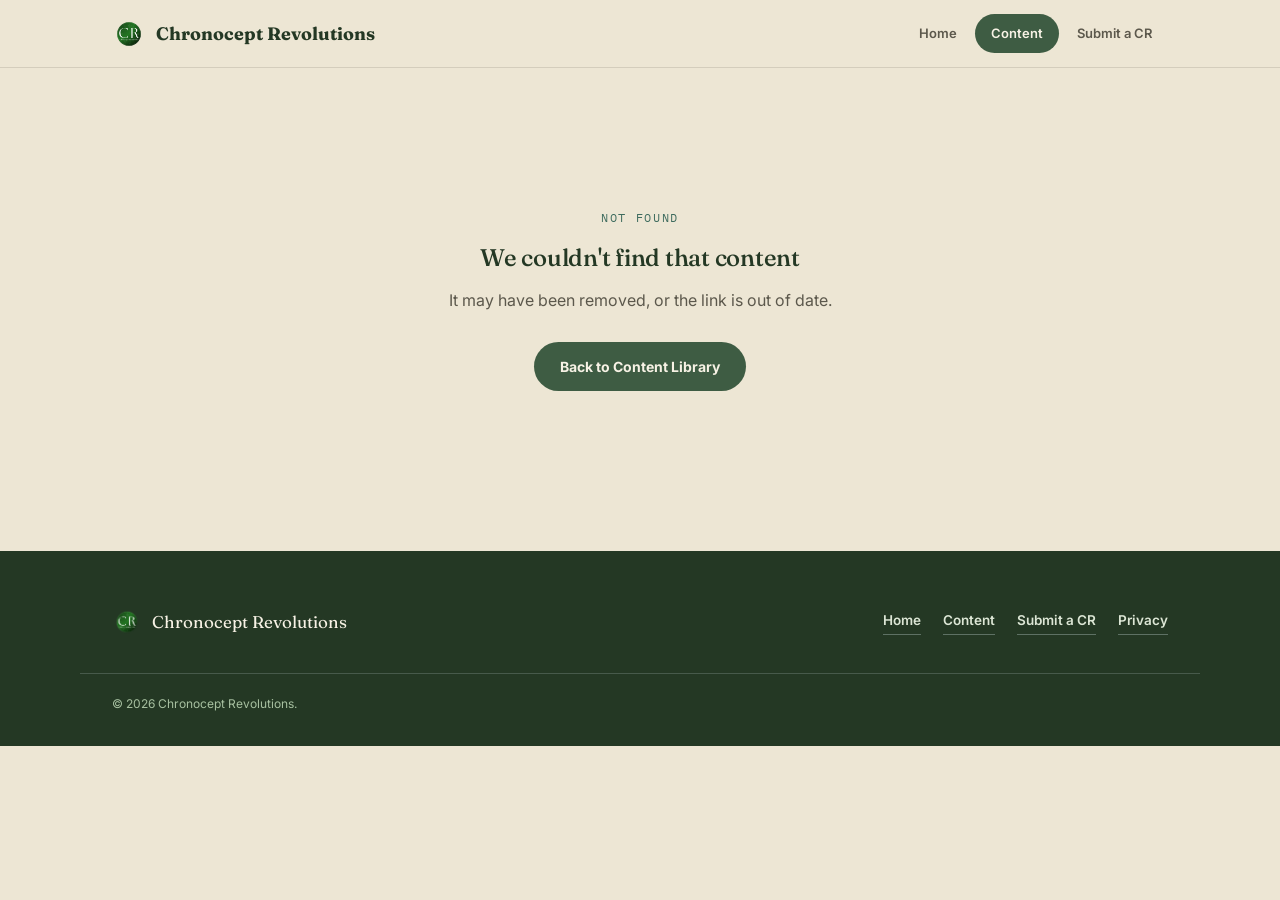
<file: content-detail.html>
<!DOCTYPE html>
<html lang="en">
<head>
<meta charset="UTF-8">
<meta name="viewport" content="width=device-width, initial-scale=1.0">
<title>Chronocept Revolutions</title>
<meta name="description" id="metaDescription" content="Sustainability, economics, and finance policy explained country by country, with the full cited research behind every video.">
<meta property="og:type" content="video.other">
<meta property="og:site_name" content="Chronocept Revolutions">
<meta property="og:title" id="ogTitle" content="Chronocept Revolutions">
<meta property="og:description" id="ogDescription" content="Sustainability, economics, and finance policy explained country by country, with the full cited research behind every video.">
<meta property="og:image" content="https://chronoceptrevolutions.com/assets/img/logo.png">
<meta name="twitter:card" content="summary">
<link rel="icon" href="assets/img/logo.png">
<link rel="preconnect" href="https://fonts.googleapis.com">
<link rel="preconnect" href="https://fonts.gstatic.com" crossorigin>
<link href="https://fonts.googleapis.com/css2?family=Fraunces:opsz,wght@9..144,400;9..144,500;9..144,600;9..144,700&family=Inter:wght@400;500;600;700&family=IBM+Plex+Mono:wght@500&display=swap" rel="stylesheet">
<link rel="stylesheet" href="assets/styles.css">
<style>
  .detail-wrap{max-width:820px;}
  .back-link{display:inline-flex; align-items:center; gap:6px; font-size:13.5px; font-weight:600; color:var(--blue-teal); text-decoration:none; margin-bottom:22px;}
  .back-link:hover{color:var(--blue);}
  .video-embed-placeholder{
    aspect-ratio:16/9; width:100%; border-radius:14px; margin-bottom:28px;
    background:linear-gradient(135deg, var(--blue-sky), var(--blue-navy));
    display:flex; flex-direction:column; align-items:center; justify-content:center; gap:14px;
    color:var(--paper-card); text-align:center; padding:20px;
  }
  .video-embed-placeholder .play-lg{
    width:64px; height:64px; border-radius:50%; background:rgba(255,255,255,0.92);
    display:flex; align-items:center; justify-content:center;
  }
  .video-embed-placeholder .play-lg svg{width:22px; height:22px; margin-left:3px;}
  .video-embed-placeholder p{font-family:var(--mono); font-size:12.5px; max-width:360px; color:var(--blue-mist); margin:0;}
  .detail-tag-row{display:flex; gap:8px; flex-wrap:wrap; margin:16px 0 6px;}
  .detail-tag{font-size:12px; background:var(--blue-mist); color:var(--blue-deep); padding:5px 12px; border-radius:14px;}
  .detail-title{font-size:clamp(26px,4vw,38px); margin-bottom:10px;}
  .detail-meta{font-family:var(--mono); font-size:12.5px; color:var(--ink-faint); display:flex; gap:14px; flex-wrap:wrap; margin-bottom:24px;}
  .contributor-credit{
    display:flex; align-items:center; gap:12px; margin:0 0 28px; padding:14px 18px;
    background:var(--paper-card); border:1px solid var(--line); border-radius:12px;
  }
  .contributor-credit img{width:44px; height:44px; border-radius:50%; object-fit:cover; flex:none;}
  .contributor-credit .label{font-family:var(--mono); font-size:11px; text-transform:uppercase; letter-spacing:.06em; color:var(--ink-faint);}
  .contributor-credit .name{font-family:var(--serif); font-size:15px; color:var(--ink);}
  .blog-section{margin-bottom:30px;}
  .blog-label{font-family:var(--mono); text-transform:uppercase; letter-spacing:.08em; font-size:12px; color:var(--blue-teal); margin-bottom:8px; display:block;}
  .blog-section p{font-size:16.5px; color:var(--ink); line-height:1.75; margin:0;}
  .related-section{background:var(--paper-card-2);}
  .not-found{padding:140px 0 160px; text-align:center;}

  /* ---------- FULL RESEARCH ARTICLE (converted from Word docs) ---------- */
  .research-article{font-size:16px; color:var(--ink); line-height:1.8;}
  .research-article h2{font-size:22px; margin:34px 0 12px;}
  .research-article h3{font-size:18px; margin:26px 0 10px;}
  .research-article p{margin:0 0 18px;}
  .research-article ul, .research-article ol{margin:0 0 18px; padding-left:22px;}
  .research-article li{margin-bottom:6px;}
  .research-article a{color:var(--blue-teal); text-decoration:underline; text-underline-offset:2px;}
  .research-article a:hover{color:var(--blue);}
  /* footnote-style citation markers inline in the text, e.g. text<sup><a href="#ref1">1</a></sup> */
  .research-article sup a{
    font-size:11px; font-weight:700; text-decoration:none; color:var(--blue-teal);
    padding:0 2px;
  }
  .research-article sup a:hover{text-decoration:underline;}
  /* references list at the bottom of the article */
  .research-article .ref-list{
    margin-top:34px; padding-top:22px; border-top:1px solid var(--line);
    list-style:none; padding-left:0; counter-reset:ref;
  }
  .research-article .ref-list li{
    counter-increment:ref; font-size:13.5px; color:var(--ink-soft);
    padding-left:26px; position:relative; margin-bottom:10px; line-height:1.6;
  }
  .research-article .ref-list li::before{
    content:"[" counter(ref) "]"; position:absolute; left:0; color:var(--ink-faint);
    font-family:var(--mono); font-size:12px;
  }
  .research-article .ref-list a{word-break:break-word;}
  .research-article .ref-back{margin-left:6px; text-decoration:none;}

  /* table of contents box, jumps to sections lower on the same page */
  .research-toc{
    background:var(--paper-card); border:1px solid var(--line); border-radius:12px;
    padding:20px 24px; margin-bottom:30px;
  }
  .research-toc .toc-label{
    font-family:var(--mono); text-transform:uppercase; letter-spacing:.08em;
    font-size:12px; color:var(--blue-teal); display:block; margin-bottom:10px;
  }
  .research-toc ol{margin:0; padding-left:20px;}
  .research-toc ol ol{margin-top:4px; padding-left:20px;}
  .research-toc li{margin-bottom:5px; font-size:14px;}
  .research-toc a{color:var(--ink); text-decoration:none;}
  .research-toc a:hover{color:var(--blue-teal); text-decoration:underline;}

  /* acronym list + data tables pulled from the Word doc */
  .research-article table{
    width:100%; border-collapse:collapse; margin:0 0 20px; font-size:14px;
  }
  .research-article caption{
    text-align:left; font-family:var(--mono); font-size:12px; text-transform:uppercase;
    letter-spacing:.05em; color:var(--ink-faint); margin-bottom:8px; caption-side:top;
  }
  .research-article th, .research-article td{
    text-align:left; padding:9px 12px; border-bottom:1px solid var(--line);
  }
  .research-article th{font-family:var(--mono); font-size:11.5px; text-transform:uppercase; color:var(--ink-faint);}
  .research-article .table-source{font-size:12.5px; color:var(--ink-faint); margin:-8px 0 24px;}

  .research-article .case-callout{
    background:var(--paper-card-2); border-left:4px solid var(--blue-teal);
    border-radius:8px; padding:16px 20px; margin:0 0 24px;
  }
  .research-article .case-callout p{margin:8px 0 0;}
  .research-article .research-signoff{
    font-family:var(--serif); font-style:italic; color:var(--ink-soft);
    margin-top:8px;
  }
</style>
</head>
<body data-page="content.html">
<div id="siteNav"></div>

<section id="detailSection" style="display:none;">
  <div class="wrap detail-wrap">
    <a href="content.html" class="back-link">&larr; Back to Content Library</a>
    <div id="videoEmbedMount"></div>
    <span class="eyebrow" id="detailCountry"></span>
    <h1 class="detail-title" id="detailTitle"></h1>
    <div class="detail-meta" id="detailMeta"></div>
    <div class="detail-tag-row" id="detailTags"></div>
    <div id="detailContributor"></div>

    <div class="blog-section" id="issueSection">
      <span class="blog-label">The Issue</span>
      <p id="detailIssue"></p>
    </div>
    <div class="blog-section" id="howSection">
      <span class="blog-label">How Others Do It</span>
      <p id="detailHow"></p>
    </div>
    <div class="blog-section" id="solutionSection">
      <span class="blog-label">The Solution</span>
      <p id="detailSolution"></p>
    </div>

    <div class="blog-section" id="researchSection" style="display:none;">
      <span class="blog-label" id="researchLabel">Full Research</span>
      <div class="research-article" id="researchMount"></div>
    </div>
  </div>
</section>

<section class="related-section" id="relatedSection" style="display:none;">
  <div class="wrap">
    <div class="section-head tight">
      <span class="eyebrow">Keep exploring</span>
      <h2>Related content</h2>
    </div>
    <div class="content-grid" id="relatedGrid"></div>
  </div>
</section>

<section class="not-found" id="notFoundSection" style="display:none;">
  <div class="wrap">
    <span class="eyebrow">Not found</span>
    <h1>We couldn't find that content</h1>
    <p style="max-width:480px;margin:0 auto 28px;">It may have been removed, or the link is out of date.</p>
    <a href="content.html" class="btn btn-primary">Back to Content Library</a>
  </div>
</section>

<div id="siteFooter"></div>

<script src="assets/shared.js"></script>
<script src="assets/content-data.js"></script>
<script src="assets/content-render.js"></script>
<script src="assets/youtube.js"></script>
<script>
  const params = new URLSearchParams(window.location.search);
  const item = getContentById(params.get("id"));

  if (!item) {
    document.getElementById("notFoundSection").style.display = "block";
  } else {
    document.title = item.title + ": Chronocept Revolutions";
    if (item.issue) {
      document.getElementById("metaDescription").setAttribute("content", item.issue);
      document.getElementById("ogDescription").setAttribute("content", item.issue);
    }
    document.getElementById("ogTitle").setAttribute("content", item.title + ": Chronocept Revolutions");
    document.getElementById("detailSection").style.display = "block";
    document.getElementById("relatedSection").style.display = "block";

    if (item.youtubeVideoId) {
      document.getElementById("videoEmbedMount").innerHTML = `
        <div style="aspect-ratio:16/9;width:100%;border-radius:14px;overflow:hidden;margin-bottom:28px;">
          <iframe style="width:100%;height:100%;border:0;" src="https://www.youtube.com/embed/${item.youtubeVideoId}" title="${item.title}" allow="accelerometer; autoplay; clipboard-write; encrypted-media; gyroscope; picture-in-picture" allowfullscreen></iframe>
        </div>`;
      syncYouTubeStats([item]).then(() => {
        document.getElementById("detailMeta").innerHTML =
          `<span>${formatDate(item.publishedAt)}</span><span>&middot;</span><span>${formatViews(item.views)}</span>`;
      });
    } else {
      document.getElementById("videoEmbedMount").innerHTML = `
        <div class="video-embed-placeholder">
          <div class="play-lg"><svg viewBox="0 0 24 24" fill="#243824"><path d="M8 5v14l11-7z"/></svg></div>
          <p>This item isn't linked to a YouTube video yet. Add a youtubeVideoId in content-data.js to embed it here.</p>
        </div>`;
    }

    document.getElementById("detailCountry").textContent = item.country ? item.country.name : "Global";
    document.getElementById("detailTitle").textContent = item.title;
    document.getElementById("detailMeta").innerHTML =
      `<span>${formatDate(item.publishedAt)}</span><span>&middot;</span><span>${formatViews(item.views)}</span>`;
    document.getElementById("detailTags").innerHTML = item.tags.map((t) => `<span class="detail-tag">${t}</span>`).join("");
    if (item.issue) {
      document.getElementById("detailIssue").textContent = item.issue;
    } else {
      document.getElementById("issueSection").style.display = "none";
    }
    if (item.howOthersDoIt) {
      document.getElementById("detailHow").textContent = item.howOthersDoIt;
    } else {
      document.getElementById("howSection").style.display = "none";
    }
    if (item.solution) {
      document.getElementById("detailSolution").textContent = item.solution;
    } else {
      document.getElementById("solutionSection").style.display = "none";
    }

    if (item.contributor) {
      document.getElementById("detailContributor").innerHTML = `
        <div class="contributor-credit">
          <img src="${item.contributor.photo}" alt="${item.contributor.name}">
          <div>
            <div class="label">Submitted by</div>
            <div class="name">${item.contributor.name}</div>
          </div>
        </div>`;
    }

    if (item.researchFile) {
      document.getElementById("researchLabel").textContent = item.researchLabel;
      fetch(item.researchFile)
        .then((res) => (res.ok ? res.text() : Promise.reject()))
        .then((html) => {
          document.getElementById("researchMount").innerHTML = html;
          document.getElementById("researchSection").style.display = "block";
        })
        .catch(() => {
          document.getElementById("researchSection").style.display = "none";
        });
    }

    renderCardGrid(document.getElementById("relatedGrid"), getRelatedContent(item, 4));
  }
</script>
</body>
</html>
</file>
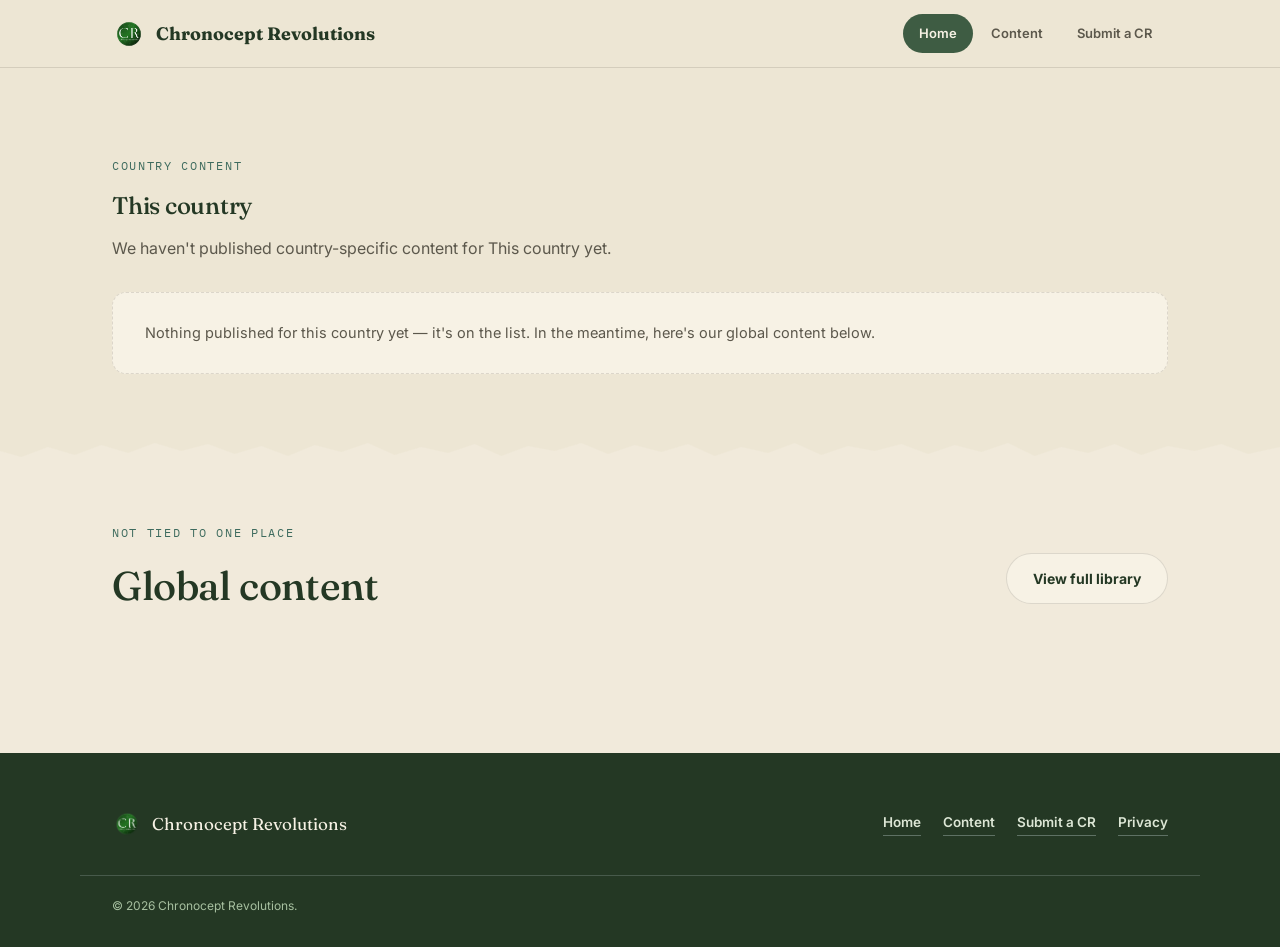
<file: country.html>
<!DOCTYPE html>
<html lang="en">
<head>
<meta charset="UTF-8">
<meta name="viewport" content="width=device-width, initial-scale=1.0">
<title>Country content — Chronocept Revolutions</title>
<link rel="icon" href="assets/img/logo.png">
<link rel="preconnect" href="https://fonts.googleapis.com">
<link rel="preconnect" href="https://fonts.gstatic.com" crossorigin>
<link href="https://fonts.googleapis.com/css2?family=Fraunces:opsz,wght@9..144,400;9..144,500;9..144,600;9..144,700&family=Inter:wght@400;500;600;700&family=IBM+Plex+Mono:wght@500&display=swap" rel="stylesheet">
<link rel="stylesheet" href="assets/styles.css">
<style>
  .empty-note{
    background:var(--paper-card); border:1px dashed var(--line); border-radius:14px;
    padding:28px 32px; font-size:14.5px; color:var(--ink-soft); margin-bottom:12px;
  }
  .global-toggle-row{display:flex; align-items:center; justify-content:space-between; flex-wrap:wrap; gap:14px; margin-bottom:30px;}
</style>
</head>
<body data-page="">
<div id="siteNav"></div>

<section style="padding-bottom:0;">
  <div class="wrap">
    <div class="section-head tight">
      <span class="eyebrow">Country content</span>
      <h1 id="countryTitle">Country</h1>
      <p id="countryIntro"></p>
    </div>
  </div>
</section>

<section style="padding-top:0;">
  <div class="wrap">
    <div id="noContentNote" style="display:none;" class="empty-note">
      Nothing published for this country yet — it's on the list. In the meantime, here's our global content below.
    </div>
    <div class="content-grid" id="countryGrid"></div>
    <div id="countryPagination"></div>
  </div>
</section>

<div class="torn"><svg preserveAspectRatio="none" viewBox="0 0 1200 26"><polygon fill="#F1EADB" points="0,26 0,10 20,16 45,6 70,14 95,4 120,12 145,2 170,10 195,3 220,13 245,5 270,15 295,4 320,11 345,2 370,14 395,6 420,12 445,3 470,15 495,5 520,10 545,2 570,13 595,4 620,11 645,3 670,15 695,6 720,12 745,2 770,14 795,5 820,10 845,3 870,13 895,4 920,11 945,2 970,15 995,6 1020,12 1045,3 1070,14 1095,5 1120,10 1145,3 1170,13 1200,6 1200,26"></polygon></svg></div>

<section id="globalFallback" style="background:var(--paper-card-2);">
  <div class="wrap">
    <div class="global-toggle-row">
      <div class="section-head tight" style="margin-bottom:0;">
        <span class="eyebrow">Not tied to one place</span>
        <h2 id="globalHeading">Global content</h2>
      </div>
      <a href="content.html" class="btn btn-ghost">View full library</a>
    </div>
    <div class="content-grid" id="globalGrid"></div>
  </div>
</section>

<div id="siteFooter"></div>

<script src="assets/shared.js"></script>
<script src="assets/content-data.js"></script>
<script src="assets/content-render.js"></script>
<script>
  const PER_PAGE = 10;
  const params = new URLSearchParams(window.location.search);
  const iso = params.get("iso");
  const name = params.get("name") || "This country";
  let page = 1;

  document.getElementById("countryTitle").textContent = name;

  const items = iso ? sortByNewest(getContentByIso(iso)) : [];

  function renderCountryPage() {
    const start = (page - 1) * PER_PAGE;
    renderCardGrid(document.getElementById("countryGrid"), items.slice(start, start + PER_PAGE));
    renderPagination(document.getElementById("countryPagination"), items.length, page, PER_PAGE, (p) => {
      page = p;
      renderCountryPage();
      window.scrollTo({ top: document.getElementById("countryGrid").offsetTop - 100, behavior: "smooth" });
    });
  }

  if (items.length) {
    document.getElementById("countryIntro").textContent =
      `${items.length} piece${items.length === 1 ? "" : "s"} of content published for ${name}, newest first.`;
    renderCountryPage();
    document.getElementById("globalHeading").textContent = "Prefer something global?";
  } else {
    document.getElementById("countryIntro").textContent =
      `We haven't published country-specific content for ${name} yet.`;
    document.getElementById("noContentNote").style.display = "block";
    document.getElementById("globalHeading").textContent = "Global content";
  }

  renderCardGrid(document.getElementById("globalGrid"), sortByNewest(getGlobalContent()).slice(0, 8));
</script>
</body>
</html>
</file>
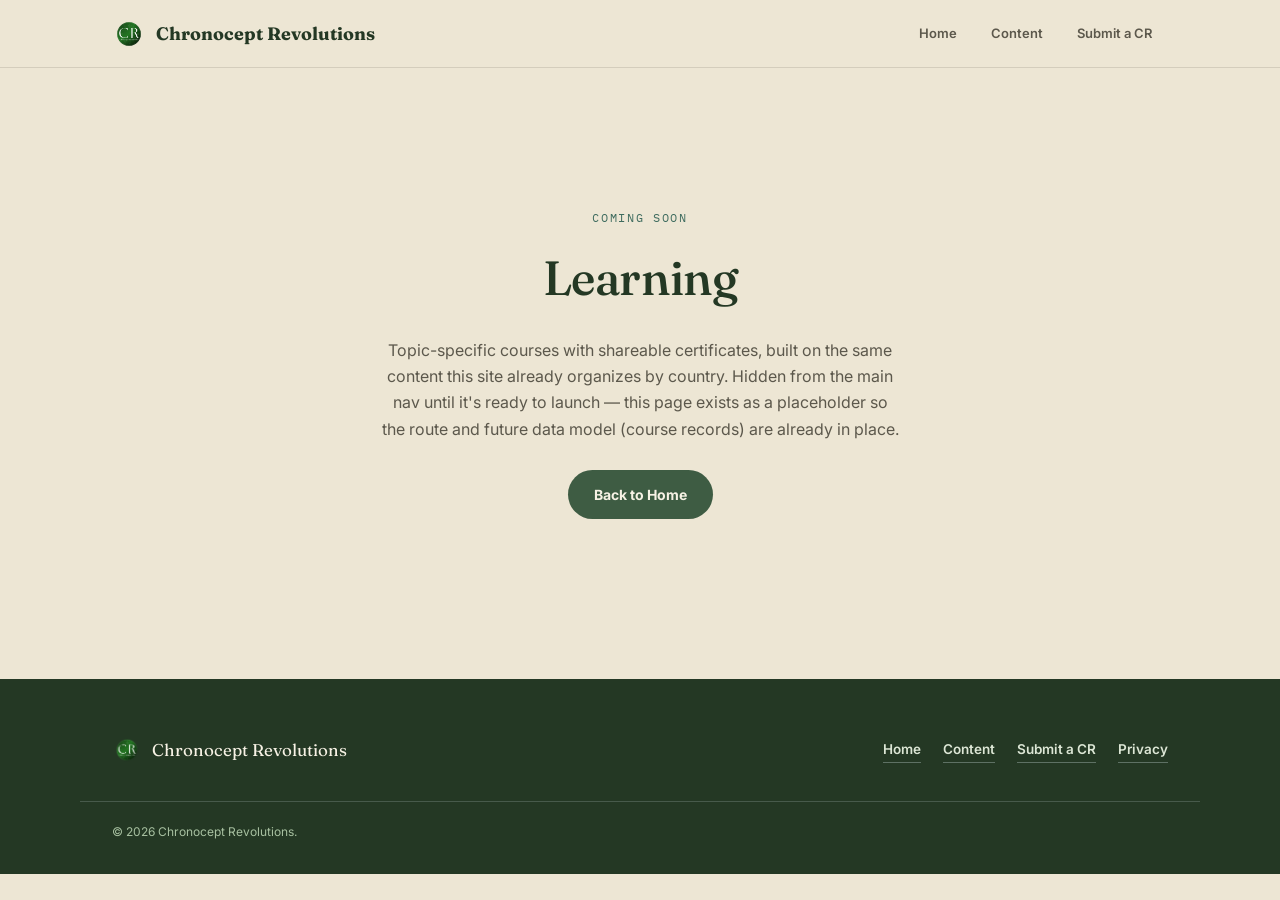
<file: learning.html>
<!DOCTYPE html>
<html lang="en">
<head>
<meta charset="UTF-8">
<meta name="viewport" content="width=device-width, initial-scale=1.0">
<title>Learning — Chronocept Revolutions</title>
<link rel="icon" href="assets/img/logo.png">
<link rel="preconnect" href="https://fonts.googleapis.com">
<link rel="preconnect" href="https://fonts.gstatic.com" crossorigin>
<link href="https://fonts.googleapis.com/css2?family=Fraunces:opsz,wght@9..144,400;9..144,500;9..144,600;9..144,700&family=Inter:wght@400;500;600;700&family=IBM+Plex+Mono:wght@500&display=swap" rel="stylesheet">
<link rel="stylesheet" href="assets/styles.css">
</head>
<body data-page="learning.html">
<div id="siteNav"></div>
<section class="stub">
  <div class="wrap">
    <span class="eyebrow">Coming soon</span>
    <h1>Learning</h1>
    <p>Topic-specific courses with shareable certificates, built on the same content this site already
      organizes by country. Hidden from the main nav until it's ready to launch — this page exists as a
      placeholder so the route and future data model (course records) are already in place.</p>
    <a href="index.html" class="btn btn-primary">Back to Home</a>
  </div>
</section>
<div id="siteFooter"></div>
<script src="assets/shared.js"></script>
</body>
</html>
</file>
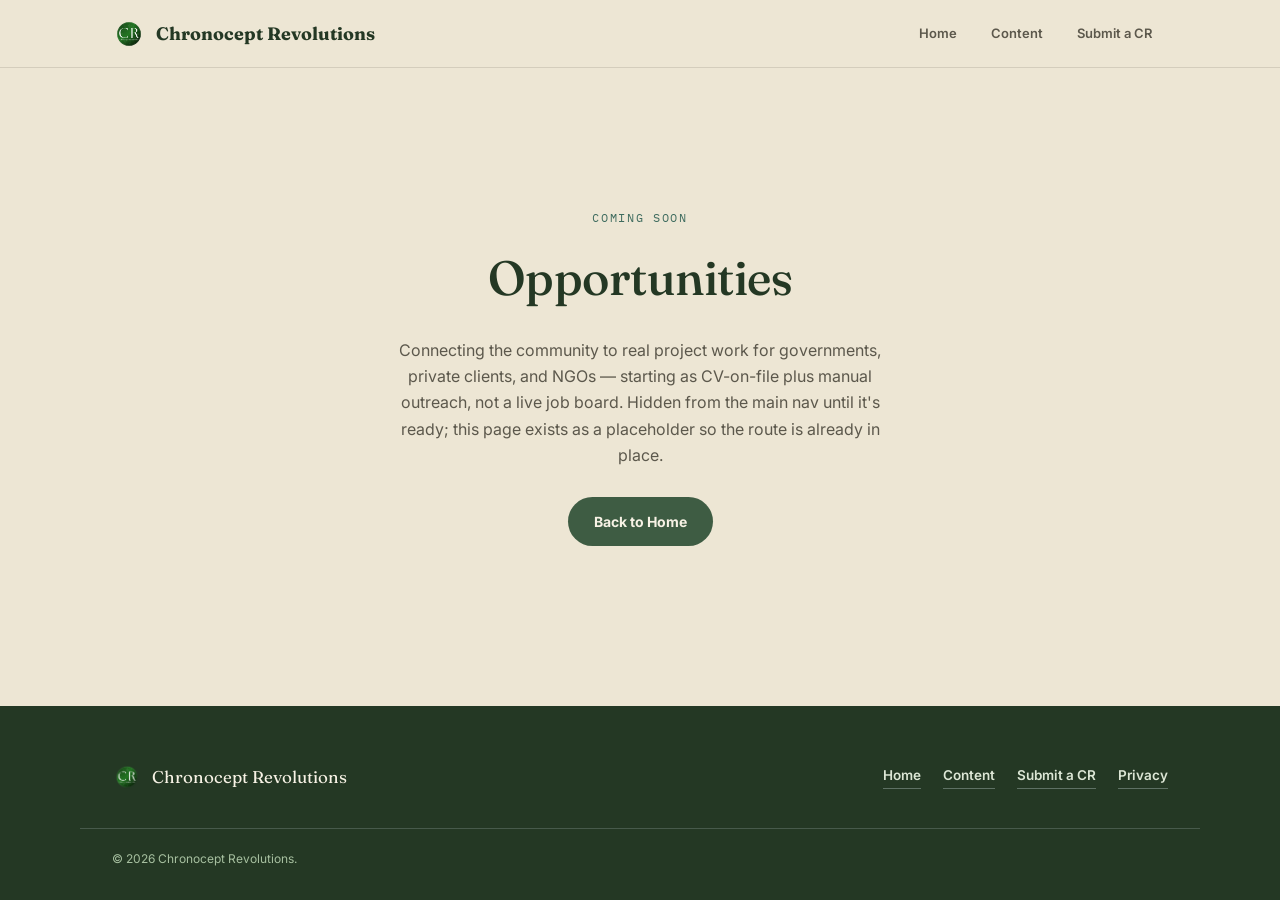
<file: opportunities.html>
<!DOCTYPE html>
<html lang="en">
<head>
<meta charset="UTF-8">
<meta name="viewport" content="width=device-width, initial-scale=1.0">
<title>Opportunities — Chronocept Revolutions</title>
<link rel="icon" href="assets/img/logo.png">
<link rel="preconnect" href="https://fonts.googleapis.com">
<link rel="preconnect" href="https://fonts.gstatic.com" crossorigin>
<link href="https://fonts.googleapis.com/css2?family=Fraunces:opsz,wght@9..144,400;9..144,500;9..144,600;9..144,700&family=Inter:wght@400;500;600;700&family=IBM+Plex+Mono:wght@500&display=swap" rel="stylesheet">
<link rel="stylesheet" href="assets/styles.css">
</head>
<body data-page="opportunities.html">
<div id="siteNav"></div>
<section class="stub">
  <div class="wrap">
    <span class="eyebrow">Coming soon</span>
    <h1>Opportunities</h1>
    <p>Connecting the community to real project work for governments, private clients, and NGOs — starting
      as CV-on-file plus manual outreach, not a live job board. Hidden from the main nav until it's ready;
      this page exists as a placeholder so the route is already in place.</p>
    <a href="index.html" class="btn btn-primary">Back to Home</a>
  </div>
</section>
<div id="siteFooter"></div>
<script src="assets/shared.js"></script>
</body>
</html>
</file>
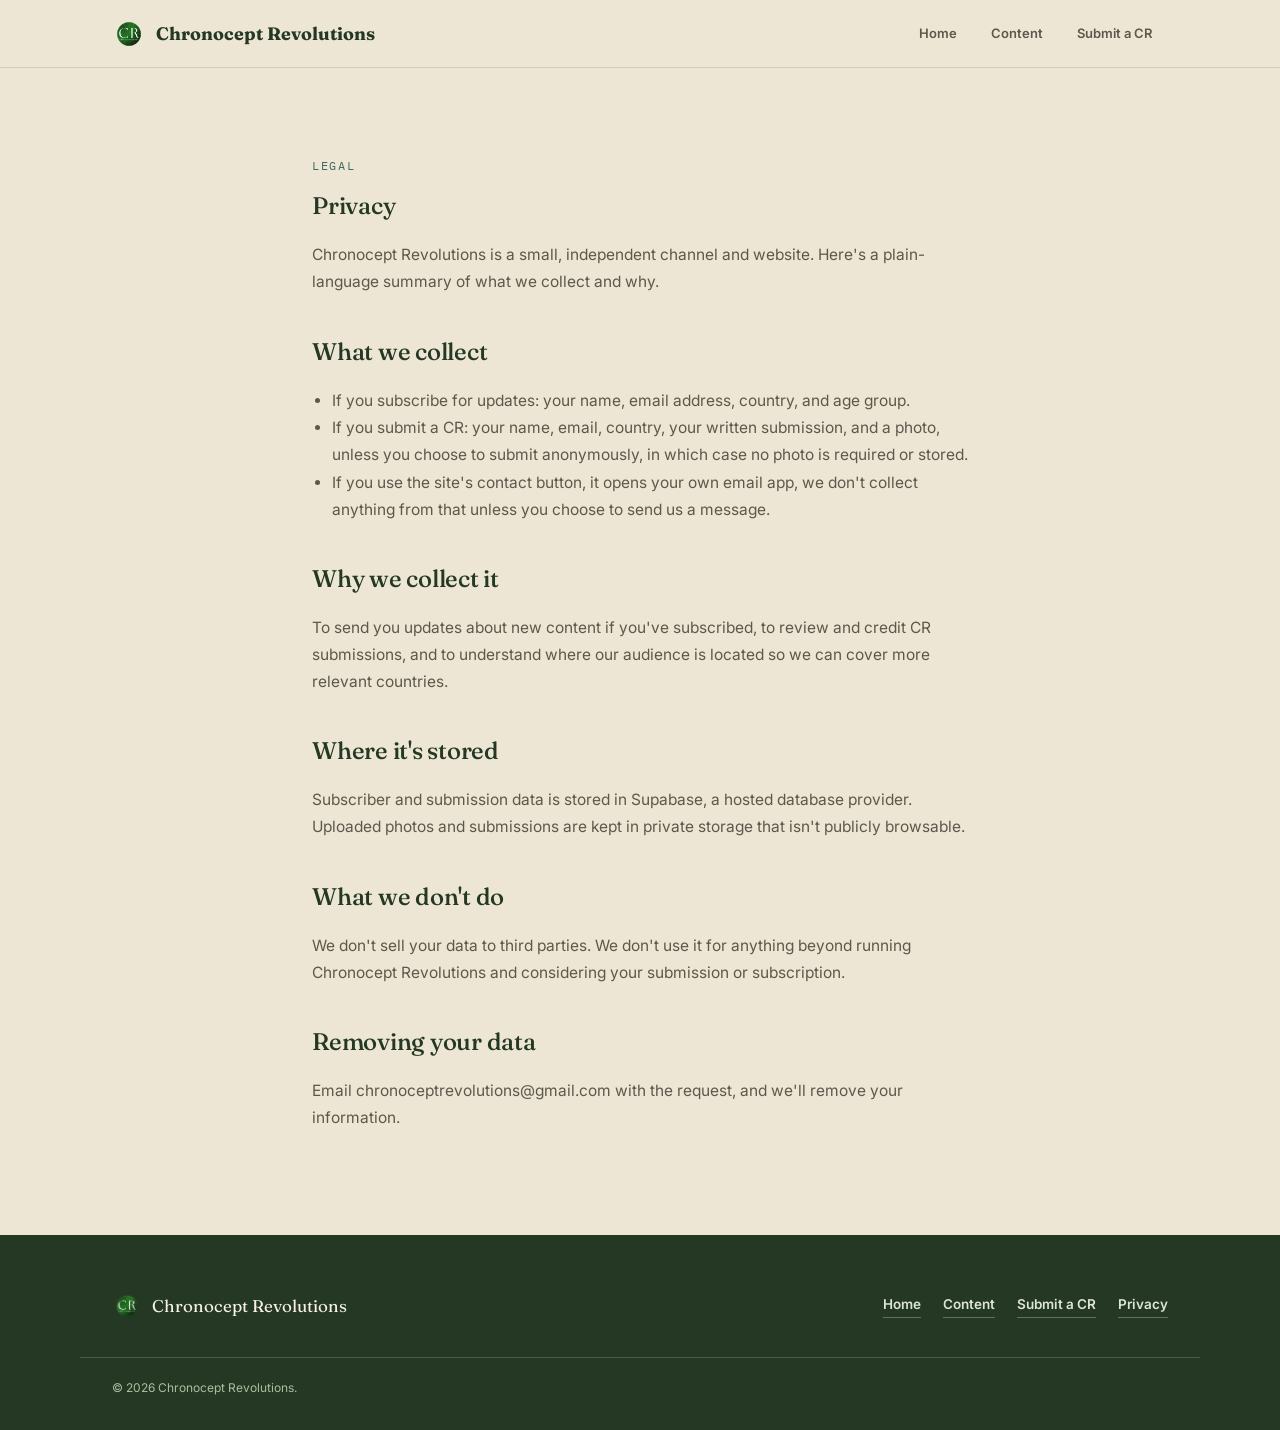
<file: privacy.html>
<!DOCTYPE html>
<html lang="en">
<head>
<meta charset="UTF-8">
<meta name="viewport" content="width=device-width, initial-scale=1.0">
<title>Privacy: Chronocept Revolutions</title>
<meta name="description" content="What Chronocept Revolutions collects, why, and how to ask us to remove it.">
<link rel="icon" href="assets/img/logo.png">
<link rel="preconnect" href="https://fonts.googleapis.com">
<link rel="preconnect" href="https://fonts.gstatic.com" crossorigin>
<link href="https://fonts.googleapis.com/css2?family=Fraunces:opsz,wght@9..144,400;9..144,500;9..144,600;9..144,700&family=Inter:wght@400;500;600;700&family=IBM+Plex+Mono:wght@500&display=swap" rel="stylesheet">
<link rel="stylesheet" href="assets/styles.css">
<style>
  .privacy-wrap{max-width:720px;}
  .privacy-wrap h2{font-size:24px; margin-top:36px;}
  .privacy-wrap p, .privacy-wrap li{font-size:15.5px; color:var(--ink-soft); line-height:1.75;}
  .privacy-wrap ul{padding-left:20px;}
</style>
</head>
<body data-page="privacy.html">

<div id="siteNav"></div>

<section>
  <div class="wrap privacy-wrap">
    <span class="eyebrow">Legal</span>
    <h1>Privacy</h1>
    <p>Chronocept Revolutions is a small, independent channel and website. Here's a plain-language summary of what we collect and why.</p>

    <h2>What we collect</h2>
    <ul>
      <li>If you subscribe for updates: your name, email address, country, and age group.</li>
      <li>If you submit a CR: your name, email, country, your written submission, and a photo, unless you choose to submit anonymously, in which case no photo is required or stored.</li>
      <li>If you use the site's contact button, it opens your own email app, we don't collect anything from that unless you choose to send us a message.</li>
    </ul>

    <h2>Why we collect it</h2>
    <p>To send you updates about new content if you've subscribed, to review and credit CR submissions, and to understand where our audience is located so we can cover more relevant countries.</p>

    <h2>Where it's stored</h2>
    <p>Subscriber and submission data is stored in Supabase, a hosted database provider. Uploaded photos and submissions are kept in private storage that isn't publicly browsable.</p>

    <h2>What we don't do</h2>
    <p>We don't sell your data to third parties. We don't use it for anything beyond running Chronocept Revolutions and considering your submission or subscription.</p>

    <h2>Removing your data</h2>
    <p>Email chronoceptrevolutions@gmail.com with the request, and we'll remove your information.</p>
  </div>
</section>

<div id="siteFooter"></div>

<script src="assets/shared.js"></script>
</body>
</html>
</file>
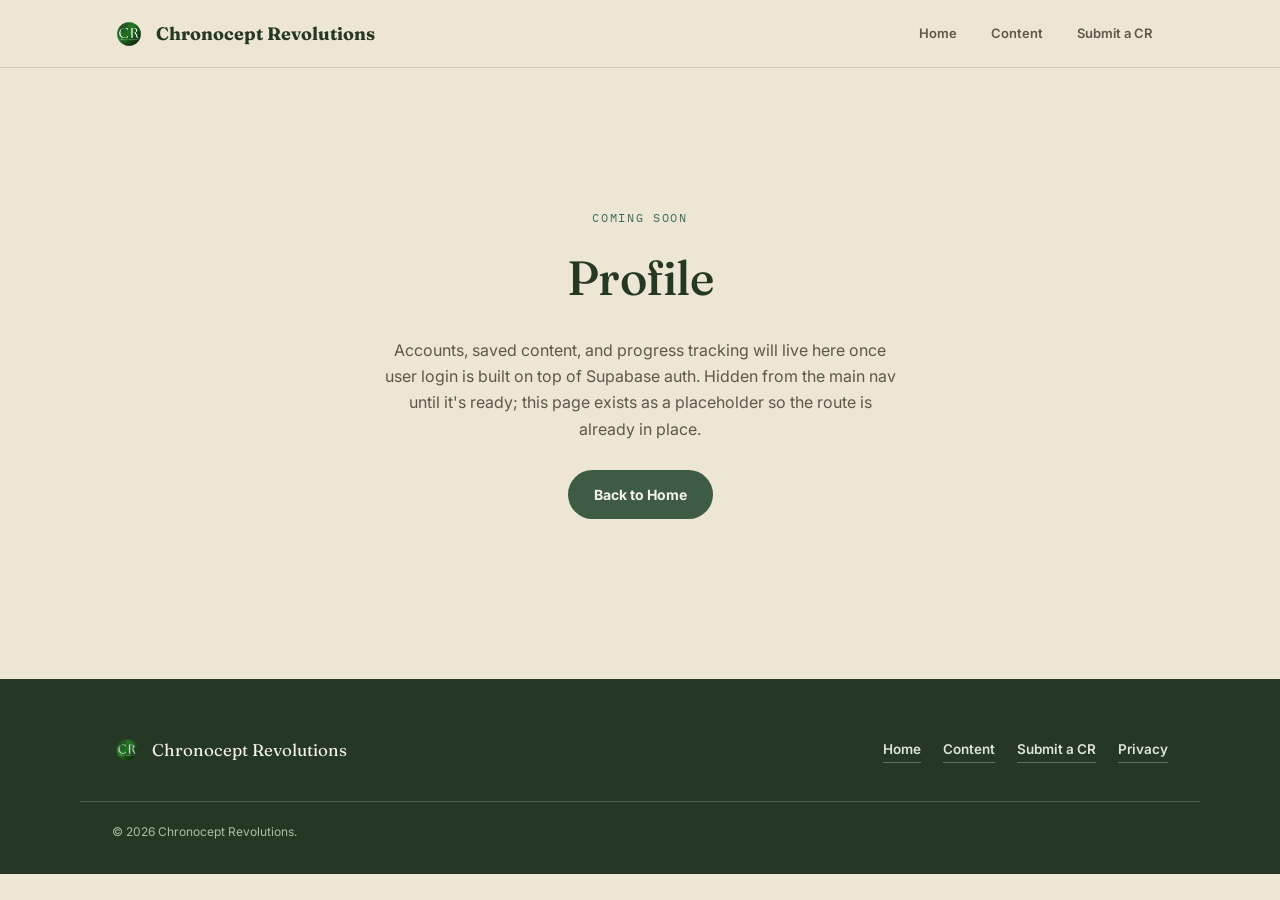
<file: profile.html>
<!DOCTYPE html>
<html lang="en">
<head>
<meta charset="UTF-8">
<meta name="viewport" content="width=device-width, initial-scale=1.0">
<title>Profile — Chronocept Revolutions</title>
<link rel="icon" href="assets/img/logo.png">
<link rel="preconnect" href="https://fonts.googleapis.com">
<link rel="preconnect" href="https://fonts.gstatic.com" crossorigin>
<link href="https://fonts.googleapis.com/css2?family=Fraunces:opsz,wght@9..144,400;9..144,500;9..144,600;9..144,700&family=Inter:wght@400;500;600;700&family=IBM+Plex+Mono:wght@500&display=swap" rel="stylesheet">
<link rel="stylesheet" href="assets/styles.css">
</head>
<body data-page="profile.html">
<div id="siteNav"></div>
<section class="stub">
  <div class="wrap">
    <span class="eyebrow">Coming soon</span>
    <h1>Profile</h1>
    <p>Accounts, saved content, and progress tracking will live here once user login is built on top of
      Supabase auth. Hidden from the main nav until it's ready; this page exists as a placeholder so the
      route is already in place.</p>
    <a href="index.html" class="btn btn-primary">Back to Home</a>
  </div>
</section>
<div id="siteFooter"></div>
<script src="assets/shared.js"></script>
</body>
</html>
</file>
<file: assets/styles.css>
/* ============================================================
   CHRONOCEPT REVOLUTIONS: SHARED DESIGN SYSTEM
   Layout/typography borrowed from the founder's portfolio site;
   accent palette matches the portfolio's original green
   (athreyakannan.netlify.app), swapped in from the earlier blue pass.
   Variable names still say "blue" from that earlier iteration,
   only the hex values changed, kept as-is to avoid touching every
   usage site across the codebase.
   ============================================================ */
:root{
  --paper:#EDE6D4;
  --paper-card:#F7F2E5;
  --paper-card-2:#F1EADB;
  --ink:#38352C;
  --ink-soft:#5C584C;
  --ink-faint:#8B8676;

  /* Accent scale, matches the portfolio's green exactly */
  --blue:#3E5C43;         /* primary accent, headings, links, buttons */
  --blue-deep:#243824;    /* darkest, footer bg, strong emphasis */
  --blue-navy:#2E4A32;    /* dark-mid */
  --blue-mid:#436B49;     /* medium */
  --blue-teal:#3E6B5E;    /* teal-green midtone */
  --blue-sky:#6C8F6C;     /* light sage, matches map "project" highlight */
  --blue-pale:#A7C0A0;    /* pale */
  --blue-mist:#DCE6D5;    /* very pale mist */

  --map-land:#726D5D;
  --map-land-hover:#5B5749;

  --line: rgba(56,53,44,0.14);
  --shadow: 0 10px 30px rgba(46,44,36,0.10);

  --serif: 'Fraunces', Georgia, serif;
  --sans: 'Inter', -apple-system, BlinkMacSystemFont, sans-serif;
  --mono: 'IBM Plex Mono', monospace;

  --maxw: 1120px;
}

*{box-sizing:border-box;}
html{scroll-behavior:smooth;}
body{
  margin:0;
  background-color: var(--paper);
  color: var(--ink-soft);
  font-family: var(--sans);
  font-size:16px;
  line-height:1.65;
  -webkit-font-smoothing:antialiased;
}
img{max-width:100%; display:block;}
a{color:inherit;}
button{font-family:inherit;}
h1,h2,h3,h4{
  font-family: var(--serif);
  color: var(--blue-deep);
  margin:0 0 0.4em 0;
  font-weight:500;
  letter-spacing:-0.01em;
}
.wrap{max-width:var(--maxw); margin:0 auto; padding:0 32px;}
.eyebrow{
  font-family: var(--mono);
  text-transform:uppercase;
  letter-spacing:0.14em;
  font-size:12px;
  color: var(--blue-teal);
  margin-bottom:10px;
  display:block;
}
section{padding:88px 0; position:relative;}
.section-head{max-width:640px; margin-bottom:56px;}
.section-head.tight{margin-bottom:30px;}
.section-head.center{margin-left:auto; margin-right:auto; text-align:center;}
.section-head h2{font-size:clamp(28px,3.4vw,40px);}
.section-head p{color:var(--ink-soft); font-size:16px; margin:0;}

.required-asterisk{color:#B3261E; margin-left:2px;}

/* honeypot field: invisible to real visitors, catches simple spam bots
   that fill in every field on a form. Never use display:none for this,
   some bots skip hidden fields on purpose, off-screen positioning fools more of them. */
.hp-field{position:absolute; left:-9999px; top:-9999px; width:1px; height:1px; overflow:hidden;}

::selection{background:var(--blue-pale); color:var(--blue-deep);}
:focus-visible{outline:2px solid var(--blue); outline-offset:3px;}

/* torn paper divider between sections - signature motif from the portfolio */
.torn{position:relative; height:26px; width:100%; overflow:hidden; margin-top:-1px; background:var(--paper);}
.torn svg{position:absolute; top:0; left:0; width:100%; height:100%;}
/* keep the gap around every torn divider identical everywhere, regardless of
   any padding a section sets for itself elsewhere */
.torn + section{padding-top:56px !important;}
section:has(+ .torn){padding-bottom:56px !important;}

/* ============================================================
   NAV
   ============================================================ */
.navbar{
  position:sticky; top:0; z-index:100;
  background:rgba(237,230,212,0.94);
  backdrop-filter:blur(8px);
  border-bottom:1px solid var(--line);
}
.navbar .wrap{
  display:flex; align-items:center; justify-content:space-between;
  padding-top:14px; padding-bottom:14px; gap:20px;
}
.nav-mark{
  display:flex; align-items:center; gap:10px;
  font-family:var(--serif); font-weight:700; color:var(--blue-deep);
  font-size:18px; white-space:nowrap; text-decoration:none; flex:none;
}
.nav-mark img{height:34px; width:34px; object-fit:contain;}
.nav-links{
  display:flex; gap:2px; list-style:none; margin:0; padding:0;
  overflow-x:auto; scrollbar-width:none;
}
.nav-links::-webkit-scrollbar{display:none;}
.nav-links a{
  text-decoration:none; font-size:13px; font-weight:600;
  color:var(--ink-soft); white-space:nowrap; display:inline-flex; align-items:center;
  padding:9px 16px; border-radius:999px; transition:all .2s ease;
}
.nav-links a:hover, .nav-links a.active{background:var(--blue); color:var(--paper-card);}
.nav-toggle{
  display:none; flex:none; width:38px; height:38px; border-radius:10px;
  background:transparent; border:1px solid var(--line); cursor:pointer;
  align-items:center; justify-content:center;
}
.nav-toggle span, .nav-toggle span::before, .nav-toggle span::after{
  content:""; display:block; width:18px; height:2px; background:var(--blue-deep);
  position:relative; transition:transform .2s ease, opacity .2s ease;
}
.nav-toggle span::before{position:absolute; top:-6px;}
.nav-toggle span::after{position:absolute; top:6px;}
.nav-toggle.is-open span{background:transparent;}
.nav-toggle.is-open span::before{transform:translateY(6px) rotate(45deg);}
.nav-toggle.is-open span::after{transform:translateY(-6px) rotate(-45deg);}

/* ============================================================
   BUTTONS
   ============================================================ */
.btn{
  display:inline-flex; align-items:center; justify-content:center; gap:8px;
  font-weight:700; font-size:14px; padding:13px 26px; border-radius:999px;
  text-decoration:none; cursor:pointer; border:none; transition:transform .15s ease, box-shadow .15s ease, background .2s ease;
  font-family:var(--sans);
}
.btn:hover{transform:translateY(-1px);}
.btn-primary{background:var(--blue); color:var(--paper-card);}
.btn-primary:hover{background:var(--blue-navy); box-shadow:var(--shadow);}
.btn-ghost{background:var(--paper-card); color:var(--blue-deep); border:1px solid var(--line);}
.btn-ghost:hover{border-color:var(--blue-teal); box-shadow:var(--shadow);}
.btn-outline-invert{background:transparent; color:var(--paper-card); border:1px solid rgba(227,244,248,0.4);}
.btn-outline-invert:hover{background:rgba(227,244,248,0.12);}
.btn:disabled{opacity:0.6; cursor:not-allowed; transform:none;}

/* ============================================================
   FOOTER
   ============================================================ */
footer{background:var(--blue-deep); color:var(--blue-mist); padding:56px 0 32px;}
footer h2{color:var(--paper-card);}
footer .wrap{display:flex; justify-content:space-between; align-items:center; flex-wrap:wrap; gap:24px;}
.footer-brand{display:flex; align-items:center; gap:10px; font-family:var(--serif); font-size:17px; color:var(--paper-card); text-decoration:none;}
.footer-brand img{height:30px; width:30px; object-fit:contain;}
.footer-links{display:flex; gap:22px; flex-wrap:wrap;}
.footer-links a{text-decoration:none; color:var(--blue-mist); font-weight:600; font-size:13.5px; border-bottom:1px solid rgba(227,244,248,0.3); padding-bottom:2px;}
.footer-links a:hover{border-color:var(--blue-mist);}
.footer-bottom{margin-top:36px; padding-top:20px; border-top:1px solid rgba(227,244,248,0.18); font-size:12px; color:var(--blue-pale); display:flex; justify-content:space-between; flex-wrap:wrap; gap:8px;}

/* ============================================================
   FILTER / TAB PILLS
   ============================================================ */
.filter-bar{display:flex; gap:10px; flex-wrap:wrap; margin-bottom:36px;}
.filter-pill{
  font-family:var(--mono); font-size:12px; font-weight:600; text-transform:uppercase; letter-spacing:.06em;
  padding:10px 20px; border-radius:999px; border:1px solid var(--line);
  background:var(--paper-card); color:var(--ink-soft); cursor:pointer; transition:all .2s ease;
}
.filter-pill:hover{border-color:var(--blue-teal);}
.filter-pill.active{background:var(--blue); color:var(--paper-card); border-color:var(--blue);}

/* ============================================================
   CONTENT CARDS: ribbon (horizontal scroll) + grid variants
   ============================================================ */
.content-ribbon{
  display:flex; gap:18px; overflow-x:auto; padding:6px 6px 14px; scroll-snap-type:x proximity; scrollbar-width:none;
}
.content-ribbon::-webkit-scrollbar{display:none;}
.content-ribbon .content-card{flex:none; width:280px; scroll-snap-align:start;}
.content-grid{
  display:grid; grid-template-columns:repeat(auto-fill,minmax(260px,1fr)); gap:22px;
}
.content-card{
  text-decoration:none; color:inherit;
  background:var(--paper-card); border:1px solid var(--line); border-radius:14px; overflow:hidden;
  box-shadow:var(--shadow); transition:transform .2s ease;
  display:block; cursor:pointer;
}
.content-card:hover{transform:translateY(-3px);}
.content-thumb{
  aspect-ratio:16/9; width:100%; position:relative;
  background:linear-gradient(135deg, var(--blue-sky), var(--blue-navy));
  display:flex; align-items:center; justify-content:center;
}
.content-thumb .play{
  width:46px; height:46px; border-radius:50%; background:rgba(255,255,255,0.9);
  display:flex; align-items:center; justify-content:center;
}
.content-thumb .play svg{width:16px; height:16px; margin-left:2px;}
.content-tag{
  position:absolute; top:10px; left:10px; font-family:var(--mono); font-size:10.5px; text-transform:uppercase;
  letter-spacing:.06em; background:rgba(36,56,36,0.85); color:var(--paper-card); padding:3px 9px; border-radius:12px;
}
.content-body{padding:16px 16px 18px;}
.content-title{font-family:var(--serif); font-size:16px; color:var(--ink); font-weight:500; line-height:1.35; margin-bottom:8px;}
.content-meta{font-family:var(--mono); font-size:11.5px; color:var(--ink-faint); display:flex; gap:10px;}

/* ============================================================
   PAGINATION
   ============================================================ */
.pagination{display:flex; gap:8px; justify-content:center; margin-top:40px; flex-wrap:wrap;}
.page-btn{
  width:38px; height:38px; border-radius:50%; border:1px solid var(--line); background:var(--paper-card);
  color:var(--ink-soft); font-family:var(--mono); font-size:13px; cursor:pointer; transition:all .2s ease;
}
.page-btn:hover{border-color:var(--blue-teal);}
.page-btn.active{background:var(--blue); color:var(--paper-card); border-color:var(--blue);}

/* ============================================================
   COMING SOON STUB PAGES
   ============================================================ */
.stub{padding:140px 0 160px; text-align:center;}
.stub .eyebrow{justify-content:center; display:flex;}
.stub h1{font-size:clamp(32px,5vw,48px);}
.stub p{max-width:520px; margin:0 auto 28px; font-size:16px;}

/* ============================================================
   RESPONSIVE (shared)
   ============================================================ */
@media (max-width: 780px){
  .nav-links{
    display:none; position:absolute; top:100%; left:0; right:0;
    flex-direction:column; background:var(--paper); border-bottom:1px solid var(--line);
    padding:10px 20px 18px; gap:4px; box-shadow:var(--shadow);
  }
  .nav-links.is-open{display:flex;}
  .nav-links a{padding:12px 14px; border-radius:10px;}
  .nav-toggle{display:flex;}
  footer .wrap{flex-direction:column; align-items:flex-start;}
}
@media (max-width: 560px){
  section{padding:60px 0;}
  .wrap{padding:0 20px;}
}
@media (prefers-reduced-motion: reduce){
  html{scroll-behavior:auto;}
}
</file>
